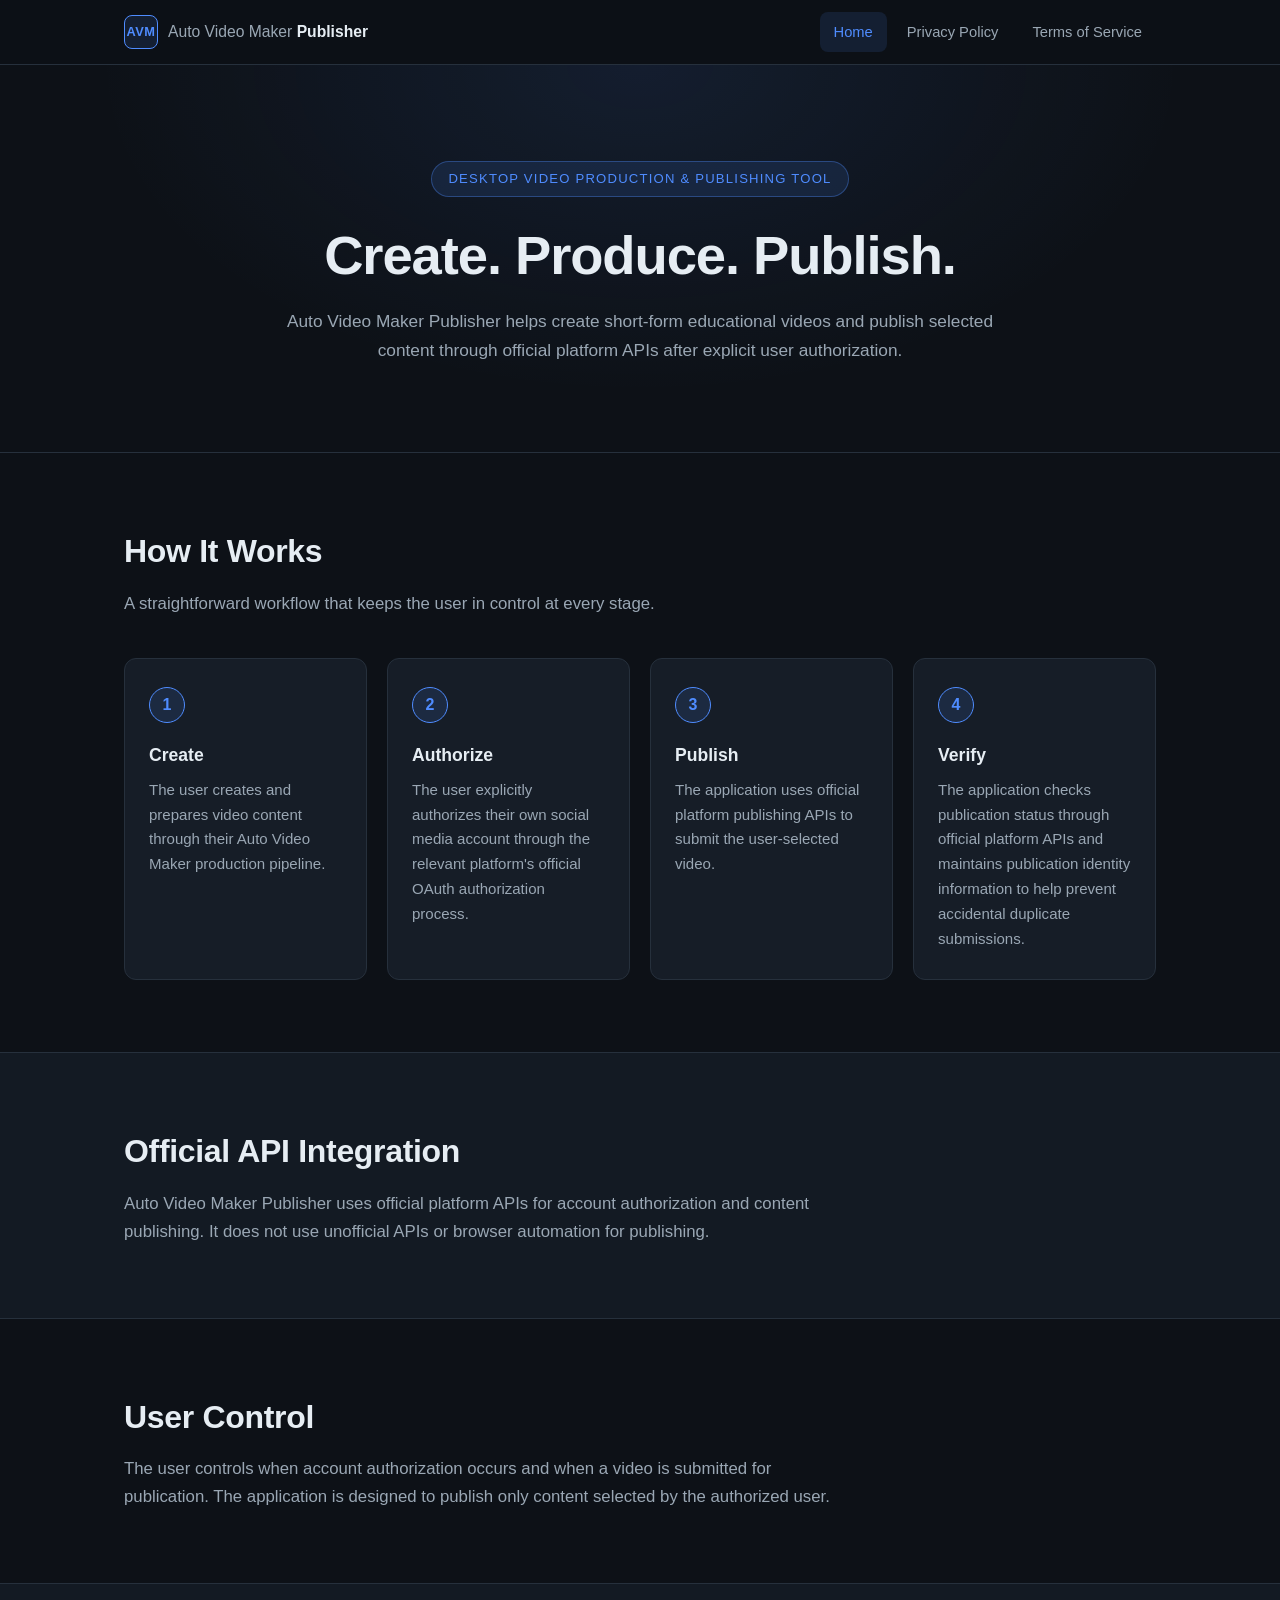
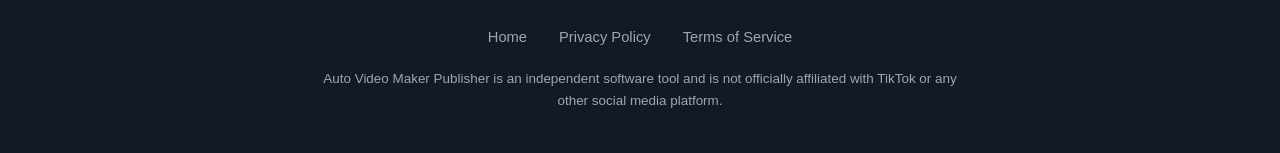
<file: website/index.html>
<!DOCTYPE html>
<html lang="en">
<head>
  <meta charset="UTF-8">
  <meta name="viewport" content="width=device-width, initial-scale=1.0">
  <title>Auto Video Maker Publisher — Create. Produce. Publish.</title>
  <meta name="description" content="Auto Video Maker Publisher is a desktop-based video production and publishing tool for short-form educational videos, publishing through official platform APIs after explicit user authorization.">
  <link rel="stylesheet" href="styles.css">
</head>
<body>

  <header class="site-header">
    <div class="container header-inner">
      <a href="index.html" class="brand">
        <span class="brand-mark">AVM</span>
        <span class="brand-name">Auto Video Maker <strong>Publisher</strong></span>
      </a>
      <nav class="site-nav" aria-label="Main navigation">
        <ul>
          <li><a href="index.html" class="active">Home</a></li>
          <li><a href="privacy.html">Privacy Policy</a></li>
          <li><a href="terms.html">Terms of Service</a></li>
        </ul>
      </nav>
    </div>
  </header>

  <main>

    <!-- Hero -->
    <section class="hero">
      <div class="container">
        <p class="hero-kicker">Desktop video production & publishing tool</p>
        <h1>Create. Produce. Publish.</h1>
        <p class="hero-sub">
          Auto Video Maker Publisher helps create short-form educational videos and publish
          selected content through official platform APIs after explicit user authorization.
        </p>
      </div>
    </section>

    <!-- How It Works -->
    <section class="section" id="how-it-works">
      <div class="container">
        <h2>How It Works</h2>
        <p class="section-intro">
          A straightforward workflow that keeps the user in control at every stage.
        </p>
        <ol class="steps">
          <li class="step">
            <div class="step-number">1</div>
            <h3>Create</h3>
            <p>The user creates and prepares video content through their Auto Video Maker production pipeline.</p>
          </li>
          <li class="step">
            <div class="step-number">2</div>
            <h3>Authorize</h3>
            <p>The user explicitly authorizes their own social media account through the relevant platform's official OAuth authorization process.</p>
          </li>
          <li class="step">
            <div class="step-number">3</div>
            <h3>Publish</h3>
            <p>The application uses official platform publishing APIs to submit the user-selected video.</p>
          </li>
          <li class="step">
            <div class="step-number">4</div>
            <h3>Verify</h3>
            <p>The application checks publication status through official platform APIs and maintains publication identity information to help prevent accidental duplicate submissions.</p>
          </li>
        </ol>
      </div>
    </section>

    <!-- Official API Integration -->
    <section class="section section-alt" id="official-api-integration">
      <div class="container">
        <h2>Official API Integration</h2>
        <p class="section-intro">
          Auto Video Maker Publisher uses official platform APIs for account authorization and
          content publishing. It does not use unofficial APIs or browser automation for publishing.
        </p>
      </div>
    </section>

    <!-- User Control -->
    <section class="section" id="user-control">
      <div class="container">
        <h2>User Control</h2>
        <p class="section-intro">
          The user controls when account authorization occurs and when a video is submitted for
          publication. The application is designed to publish only content selected by the
          authorized user.
        </p>
      </div>
    </section>

  </main>

  <footer class="site-footer">
    <div class="container footer-inner">
      <nav aria-label="Footer navigation">
        <ul class="footer-links">
          <li><a href="index.html">Home</a></li>
          <li><a href="privacy.html">Privacy Policy</a></li>
          <li><a href="terms.html">Terms of Service</a></li>
        </ul>
      </nav>
      <p class="footer-note">
        Auto Video Maker Publisher is an independent software tool and is not officially
        affiliated with TikTok or any other social media platform.
      </p>
    </div>
  </footer>

</body>
</html>
</file>
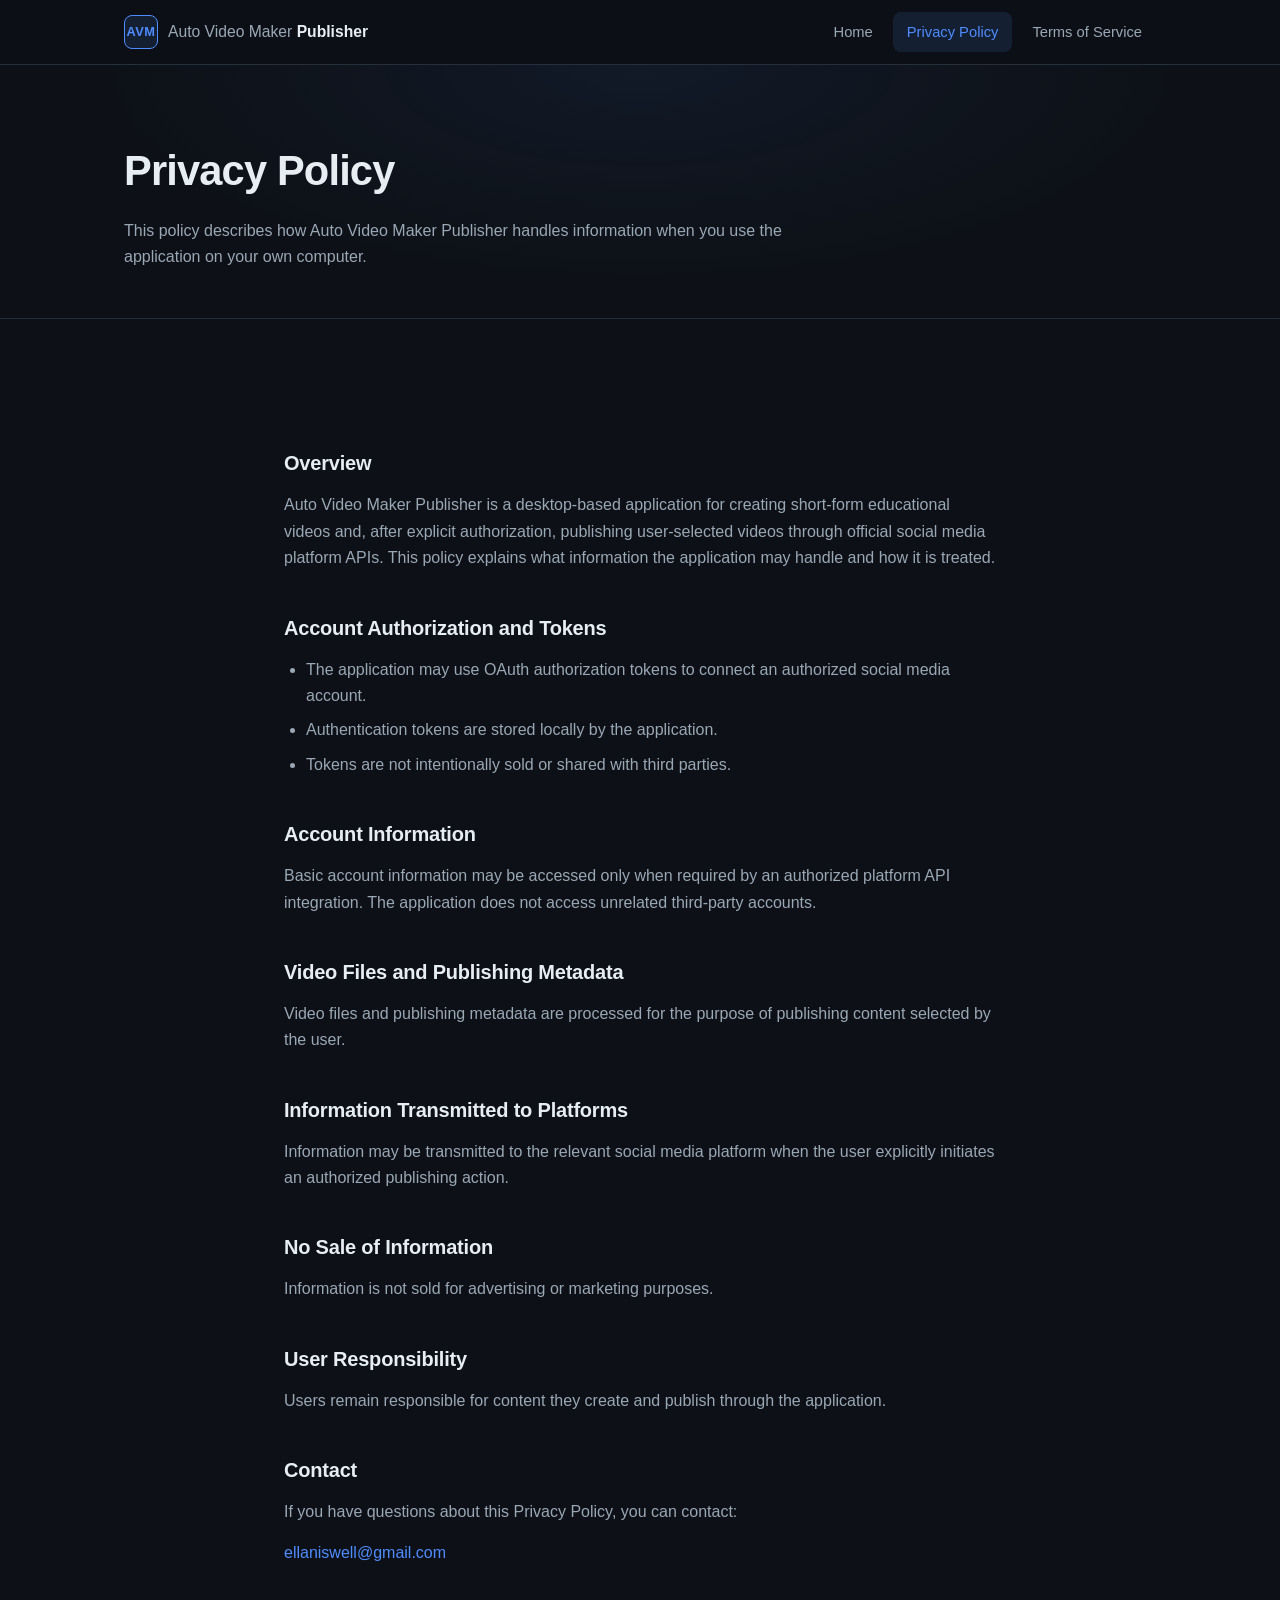
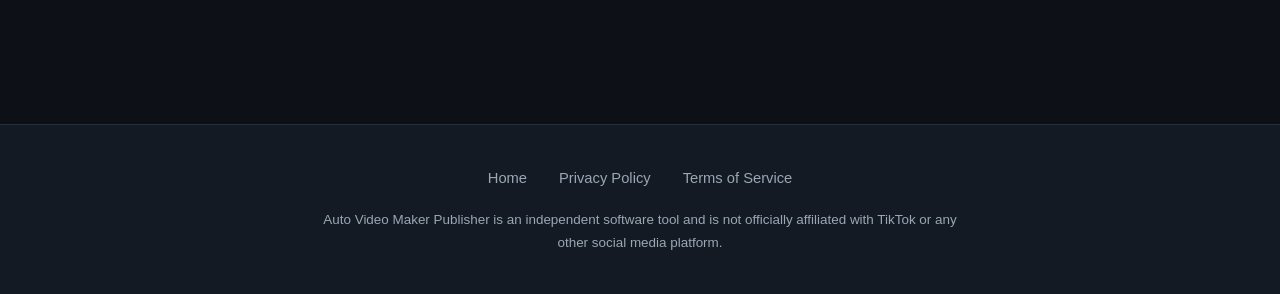
<file: website/privacy.html>
<!DOCTYPE html>
<html lang="en">
<head>
  <meta charset="UTF-8">
  <meta name="viewport" content="width=device-width, initial-scale=1.0">
  <title>Privacy Policy — Auto Video Maker Publisher</title>
  <meta name="description" content="Privacy Policy for Auto Video Maker Publisher, a desktop-based video production and publishing tool.">
  <link rel="stylesheet" href="styles.css">
</head>
<body>

  <header class="site-header">
    <div class="container header-inner">
      <a href="index.html" class="brand">
        <span class="brand-mark">AVM</span>
        <span class="brand-name">Auto Video Maker <strong>Publisher</strong></span>
      </a>
      <nav class="site-nav" aria-label="Main navigation">
        <ul>
          <li><a href="index.html">Home</a></li>
          <li><a href="privacy.html" class="active">Privacy Policy</a></li>
          <li><a href="terms.html">Terms of Service</a></li>
        </ul>
      </nav>
    </div>
  </header>

  <main>

    <section class="page-hero">
      <div class="container">
        <h1>Privacy Policy</h1>
        <p class="page-sub">
          This policy describes how Auto Video Maker Publisher handles information when you use
          the application on your own computer.
        </p>
      </div>
    </section>

    <section class="section">
      <div class="container legal-content">

        <h2>Overview</h2>
        <p>
          Auto Video Maker Publisher is a desktop-based application for creating short-form
          educational videos and, after explicit authorization, publishing user-selected videos
          through official social media platform APIs. This policy explains what information the
          application may handle and how it is treated.
        </p>

        <h2>Account Authorization and Tokens</h2>
        <ul>
          <li>
            The application may use OAuth authorization tokens to connect an authorized social
            media account.
          </li>
          <li>Authentication tokens are stored locally by the application.</li>
          <li>Tokens are not intentionally sold or shared with third parties.</li>
        </ul>

        <h2>Account Information</h2>
        <p>
          Basic account information may be accessed only when required by an authorized platform
          API integration. The application does not access unrelated third-party accounts.
        </p>

        <h2>Video Files and Publishing Metadata</h2>
        <p>
          Video files and publishing metadata are processed for the purpose of publishing content
          selected by the user.
        </p>

        <h2>Information Transmitted to Platforms</h2>
        <p>
          Information may be transmitted to the relevant social media platform when the user
          explicitly initiates an authorized publishing action.
        </p>

        <h2>No Sale of Information</h2>
        <p>
          Information is not sold for advertising or marketing purposes.
        </p>

        <h2>User Responsibility</h2>
        <p>
          Users remain responsible for content they create and publish through the application.
        </p>

        <h2>Contact</h2>
        <p>
          If you have questions about this Privacy Policy, you can contact:
        </p>
        <p><a href="mailto:ellaniswell@gmail.com">ellaniswell@gmail.com</a></p>

      </div>
    </section>

  </main>

  <footer class="site-footer">
    <div class="container footer-inner">
      <nav aria-label="Footer navigation">
        <ul class="footer-links">
          <li><a href="index.html">Home</a></li>
          <li><a href="privacy.html">Privacy Policy</a></li>
          <li><a href="terms.html">Terms of Service</a></li>
        </ul>
      </nav>
      <p class="footer-note">
        Auto Video Maker Publisher is an independent software tool and is not officially
        affiliated with TikTok or any other social media platform.
      </p>
    </div>
  </footer>

</body>
</html>
</file>
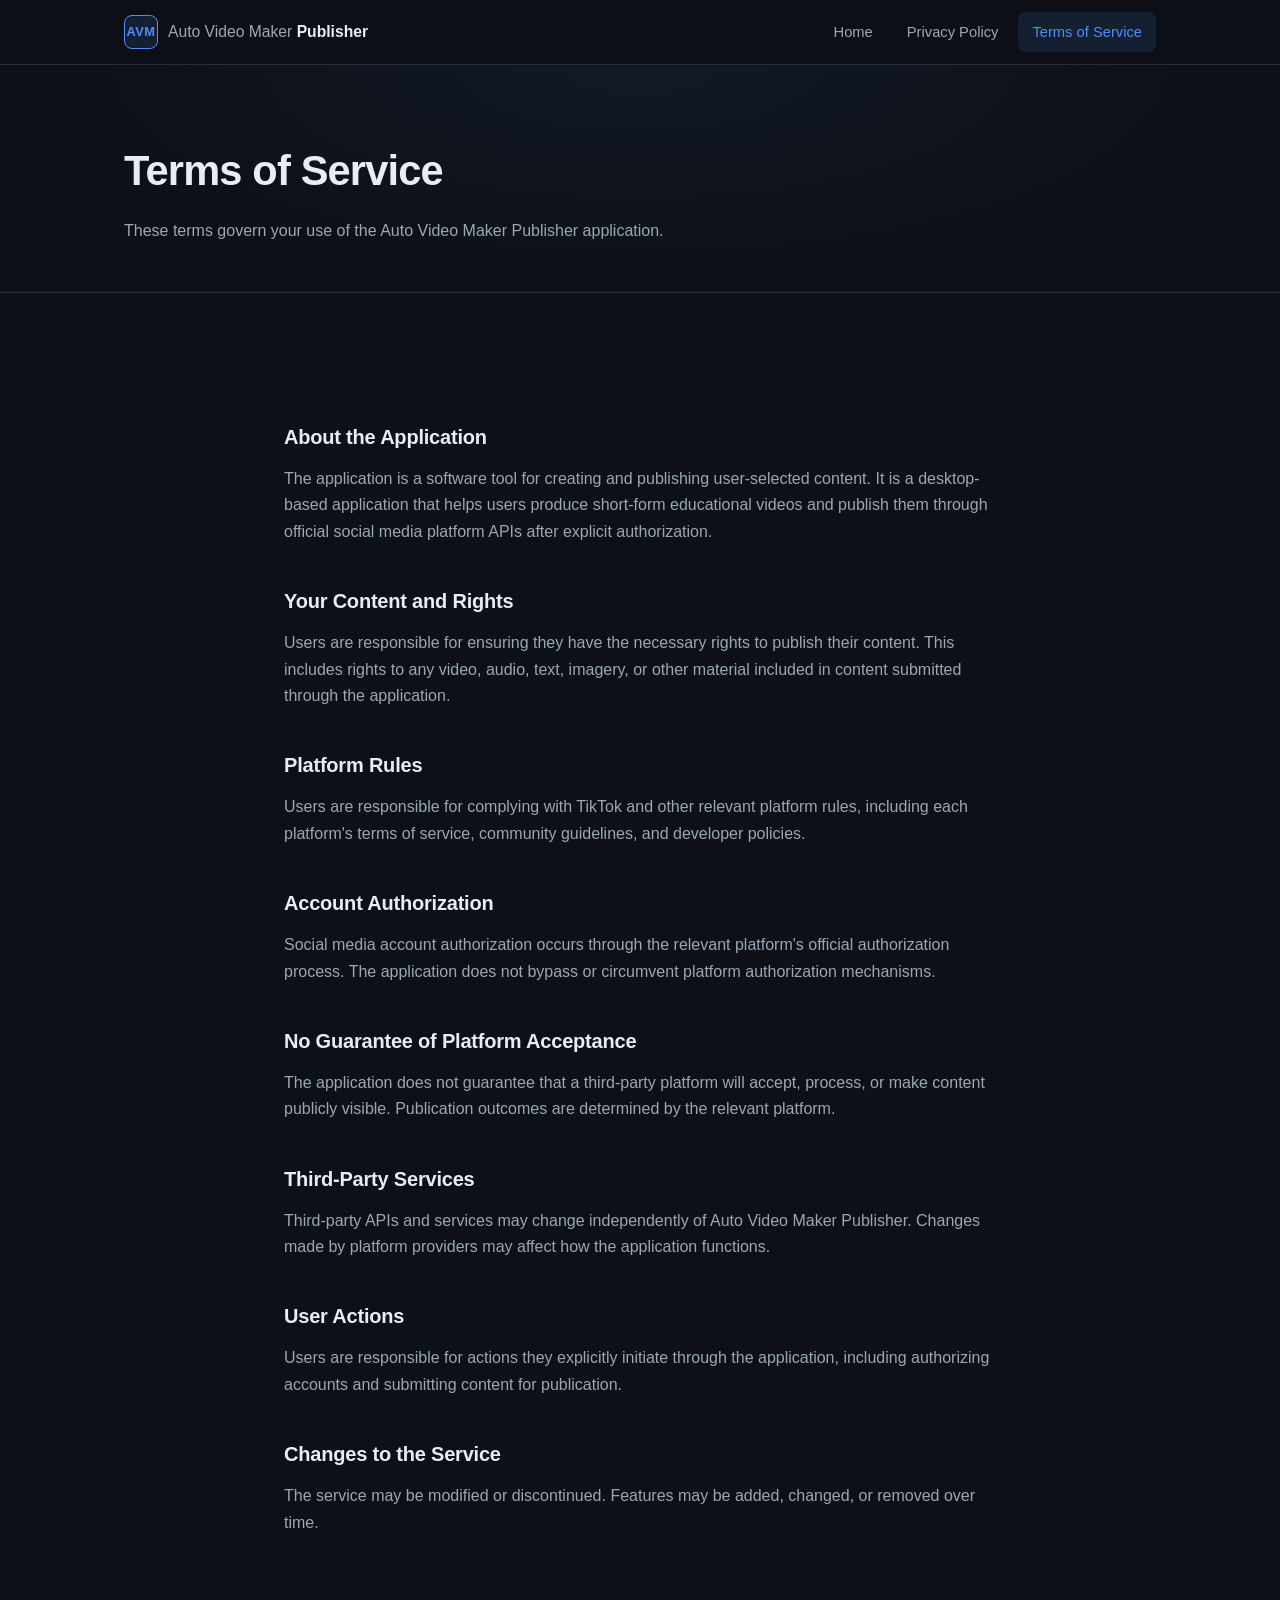
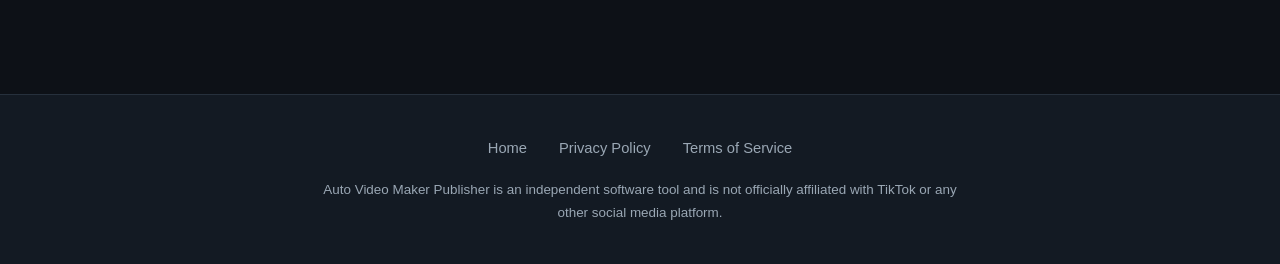
<file: website/terms.html>
<!DOCTYPE html>
<html lang="en">
<head>
  <meta charset="UTF-8">
  <meta name="viewport" content="width=device-width, initial-scale=1.0">
  <title>Terms of Service — Auto Video Maker Publisher</title>
  <meta name="description" content="Terms of Service for Auto Video Maker Publisher, a desktop-based video production and publishing tool.">
  <link rel="stylesheet" href="styles.css">
</head>
<body>

  <header class="site-header">
    <div class="container header-inner">
      <a href="index.html" class="brand">
        <span class="brand-mark">AVM</span>
        <span class="brand-name">Auto Video Maker <strong>Publisher</strong></span>
      </a>
      <nav class="site-nav" aria-label="Main navigation">
        <ul>
          <li><a href="index.html">Home</a></li>
          <li><a href="privacy.html">Privacy Policy</a></li>
          <li><a href="terms.html" class="active">Terms of Service</a></li>
        </ul>
      </nav>
    </div>
  </header>

  <main>

    <section class="page-hero">
      <div class="container">
        <h1>Terms of Service</h1>
        <p class="page-sub">
          These terms govern your use of the Auto Video Maker Publisher application.
        </p>
      </div>
    </section>

    <section class="section">
      <div class="container legal-content">

        <h2>About the Application</h2>
        <p>
          The application is a software tool for creating and publishing user-selected content.
          It is a desktop-based application that helps users produce short-form educational
          videos and publish them through official social media platform APIs after explicit
          authorization.
        </p>

        <h2>Your Content and Rights</h2>
        <p>
          Users are responsible for ensuring they have the necessary rights to publish their
          content. This includes rights to any video, audio, text, imagery, or other material
          included in content submitted through the application.
        </p>

        <h2>Platform Rules</h2>
        <p>
          Users are responsible for complying with TikTok and other relevant platform rules,
          including each platform's terms of service, community guidelines, and developer
          policies.
        </p>

        <h2>Account Authorization</h2>
        <p>
          Social media account authorization occurs through the relevant platform's official
          authorization process. The application does not bypass or circumvent platform
          authorization mechanisms.
        </p>

        <h2>No Guarantee of Platform Acceptance</h2>
        <p>
          The application does not guarantee that a third-party platform will accept, process,
          or make content publicly visible. Publication outcomes are determined by the relevant
          platform.
        </p>

        <h2>Third-Party Services</h2>
        <p>
          Third-party APIs and services may change independently of Auto Video Maker Publisher.
          Changes made by platform providers may affect how the application functions.
        </p>

        <h2>User Actions</h2>
        <p>
          Users are responsible for actions they explicitly initiate through the application,
          including authorizing accounts and submitting content for publication.
        </p>

        <h2>Changes to the Service</h2>
        <p>
          The service may be modified or discontinued. Features may be added, changed, or
          removed over time.
        </p>

      </div>
    </section>

  </main>

  <footer class="site-footer">
    <div class="container footer-inner">
      <nav aria-label="Footer navigation">
        <ul class="footer-links">
          <li><a href="index.html">Home</a></li>
          <li><a href="privacy.html">Privacy Policy</a></li>
          <li><a href="terms.html">Terms of Service</a></li>
        </ul>
      </nav>
      <p class="footer-note">
        Auto Video Maker Publisher is an independent software tool and is not officially
        affiliated with TikTok or any other social media platform.
      </p>
    </div>
  </footer>

</body>
</html>
</file>
<file: website/styles.css>
/* ============================================================
   Auto Video Maker Publisher — static site stylesheet
   Dark, professional, minimal. No frameworks, no JavaScript.
   ============================================================ */

:root {
  --bg: #0d1117;
  --bg-alt: #131a23;
  --bg-card: #161d27;
  --border: #26303c;
  --text: #e6edf3;
  --text-muted: #9aa7b4;
  --accent: #4f8cff;
  --accent-soft: rgba(79, 140, 255, 0.12);
  --max-width: 1080px;
}

* {
  margin: 0;
  padding: 0;
  box-sizing: border-box;
}

html {
  scroll-behavior: smooth;
}

body {
  font-family: -apple-system, BlinkMacSystemFont, "Segoe UI", Roboto,
    "Helvetica Neue", Arial, sans-serif;
  background-color: var(--bg);
  color: var(--text);
  line-height: 1.65;
  font-size: 16px;
}

.container {
  max-width: var(--max-width);
  margin: 0 auto;
  padding: 0 24px;
}

/* ---------- Header ---------- */

.site-header {
  border-bottom: 1px solid var(--border);
  background-color: rgba(13, 17, 23, 0.95);
  position: sticky;
  top: 0;
  z-index: 10;
}

.header-inner {
  display: flex;
  align-items: center;
  justify-content: space-between;
  gap: 16px;
  min-height: 64px;
  flex-wrap: wrap;
  padding-top: 8px;
  padding-bottom: 8px;
}

.brand {
  display: inline-flex;
  align-items: center;
  gap: 10px;
  text-decoration: none;
  color: var(--text);
}

.brand-mark {
  display: inline-flex;
  align-items: center;
  justify-content: center;
  width: 34px;
  height: 34px;
  border-radius: 8px;
  background: var(--accent-soft);
  border: 1px solid var(--accent);
  color: var(--accent);
  font-weight: 700;
  font-size: 0.8rem;
  letter-spacing: 0.5px;
}

.brand-name {
  font-size: 0.98rem;
  color: var(--text-muted);
}

.brand-name strong {
  color: var(--text);
}

.site-nav ul {
  list-style: none;
  display: flex;
  gap: 6px;
  flex-wrap: wrap;
}

.site-nav a {
  display: block;
  padding: 8px 14px;
  border-radius: 8px;
  text-decoration: none;
  color: var(--text-muted);
  font-size: 0.92rem;
  transition: color 0.15s ease, background-color 0.15s ease;
}

.site-nav a:hover {
  color: var(--text);
  background-color: var(--bg-card);
}

.site-nav a.active {
  color: var(--accent);
  background-color: var(--accent-soft);
}

/* ---------- Hero ---------- */

.hero {
  padding: 96px 0 88px;
  text-align: center;
  background:
    radial-gradient(ellipse at top, rgba(79, 140, 255, 0.10), transparent 60%),
    var(--bg);
  border-bottom: 1px solid var(--border);
}

.hero-kicker {
  display: inline-block;
  font-size: 0.82rem;
  letter-spacing: 1.2px;
  text-transform: uppercase;
  color: var(--accent);
  background: var(--accent-soft);
  border: 1px solid rgba(79, 140, 255, 0.35);
  border-radius: 999px;
  padding: 6px 16px;
  margin-bottom: 28px;
}

.hero h1 {
  font-size: clamp(2.2rem, 5vw, 3.4rem);
  line-height: 1.15;
  letter-spacing: -0.02em;
  margin-bottom: 20px;
}

.hero-sub {
  max-width: 720px;
  margin: 0 auto;
  color: var(--text-muted);
  font-size: 1.08rem;
}

/* ---------- Page hero (legal pages) ---------- */

.page-hero {
  padding: 72px 0 48px;
  border-bottom: 1px solid var(--border);
  background:
    radial-gradient(ellipse at top, rgba(79, 140, 255, 0.07), transparent 60%),
    var(--bg);
}

.page-hero h1 {
  font-size: clamp(1.9rem, 4vw, 2.6rem);
  letter-spacing: -0.02em;
  margin-bottom: 12px;
}

.page-sub {
  color: var(--text-muted);
  max-width: 680px;
}

/* ---------- Sections ---------- */

.section {
  padding: 72px 0;
}

.section-alt {
  background-color: var(--bg-alt);
  border-top: 1px solid var(--border);
  border-bottom: 1px solid var(--border);
}

.section h2 {
  font-size: clamp(1.5rem, 3vw, 2rem);
  letter-spacing: -0.01em;
  margin-bottom: 12px;
}

.section-intro {
  color: var(--text-muted);
  max-width: 720px;
  font-size: 1.05rem;
}

/* ---------- How It Works steps ---------- */

.steps {
  list-style: none;
  counter-reset: step;
  display: grid;
  grid-template-columns: repeat(auto-fit, minmax(230px, 1fr));
  gap: 20px;
  margin-top: 40px;
}

.step {
  background-color: var(--bg-card);
  border: 1px solid var(--border);
  border-radius: 12px;
  padding: 28px 24px;
}

.step-number {
  counter-increment: step;
  width: 36px;
  height: 36px;
  border-radius: 50%;
  background: var(--accent-soft);
  border: 1px solid var(--accent);
  color: var(--accent);
  font-weight: 700;
  display: flex;
  align-items: center;
  justify-content: center;
  margin-bottom: 18px;
}

.step h3 {
  font-size: 1.1rem;
  margin-bottom: 8px;
}

.step p {
  color: var(--text-muted);
  font-size: 0.94rem;
}

/* ---------- Legal content ---------- */

.legal-content {
  max-width: 760px;
  padding-top: 56px;
  padding-bottom: 72px;
}

.legal-content h2 {
  font-size: 1.25rem;
  margin-top: 40px;
  margin-bottom: 12px;
  color: var(--text);
}

.legal-content h2:first-child {
  margin-top: 0;
}

.legal-content p {
  color: var(--text-muted);
  margin-bottom: 14px;
}

.legal-content ul {
  color: var(--text-muted);
  margin: 0 0 14px 22px;
}

.legal-content li {
  margin-bottom: 8px;
}

.legal-content a {
  color: var(--accent);
  text-decoration: none;
}

.legal-content a:hover {
  text-decoration: underline;
}

.placeholder-note {
  font-size: 0.88rem;
  border-left: 3px solid var(--accent);
  background: var(--accent-soft);
  border-radius: 0 8px 8px 0;
  padding: 10px 14px;
}

/* ---------- Footer ---------- */

.site-footer {
  border-top: 1px solid var(--border);
  background-color: var(--bg-alt);
  padding: 40px 0;
  margin-top: auto;
}

.footer-inner {
  display: flex;
  flex-direction: column;
  gap: 18px;
  align-items: center;
  text-align: center;
}

.footer-links {
  list-style: none;
  display: flex;
  gap: 8px;
  flex-wrap: wrap;
  justify-content: center;
}

.footer-links a {
  color: var(--text-muted);
  text-decoration: none;
  font-size: 0.92rem;
  padding: 6px 12px;
  border-radius: 8px;
  transition: color 0.15s ease, background-color 0.15s ease;
}

.footer-links a:hover {
  color: var(--text);
  background-color: var(--bg-card);
}

.footer-note {
  color: var(--text-muted);
  font-size: 0.84rem;
  max-width: 640px;
}

/* ---------- Responsive ---------- */

@media (max-width: 640px) {
  .header-inner {
    justify-content: center;
  }

  .hero {
    padding: 64px 0 56px;
  }

  .section {
    padding: 52px 0;
  }

  .steps {
    grid-template-columns: 1fr;
  }
}
</file>
